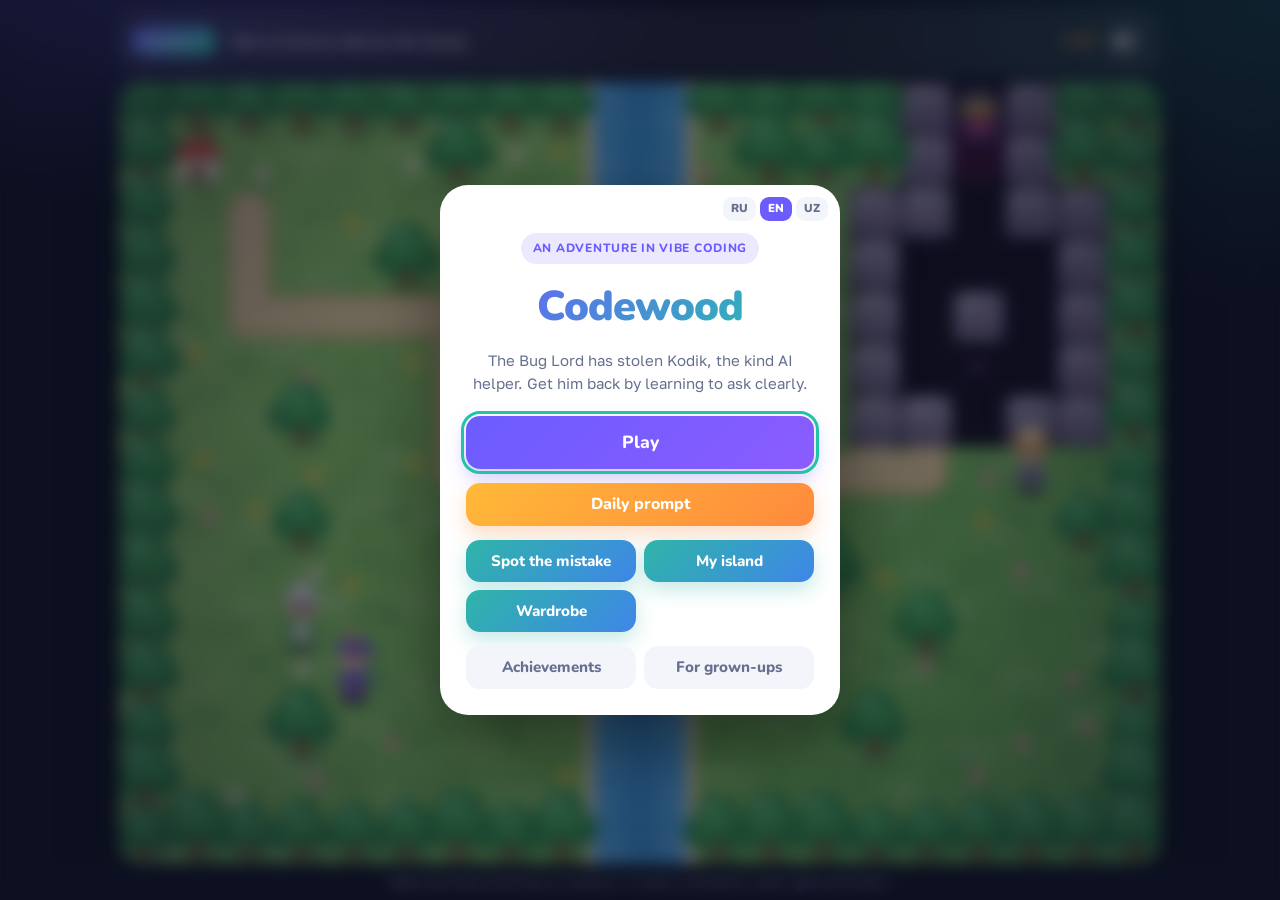
<file: index.html>
<!doctype html>
<html lang="ru">
<head>
  <meta charset="utf-8">
  <meta name="viewport" content="width=device-width, initial-scale=1, maximum-scale=1, user-scalable=no, viewport-fit=cover">
  <title>Кодолесье</title>
  <link rel="stylesheet" href="css/fonts.css">
  <link rel="stylesheet" href="css/style.css">
</head>
<body>
<div class="wrap">
  <div class="goal paper"><small id="chap"></small><span id="goal"></span>
    <button class="exit" id="island-exit" data-i18n="exit" hidden></button>
    <b class="stars" id="stars" data-i18n-title="starsTitle">★ 0</b>
    <button class="snd" id="snd" aria-label="Выключить звук">
      <svg viewBox="0 0 24 24" width="22" height="22" fill="none" stroke="currentColor" stroke-width="2" stroke-linecap="round" stroke-linejoin="round" aria-hidden="true">
        <path d="M11 5 6 9H3v6h3l5 4z" fill="currentColor"/>
        <path class="wave" d="M15.5 8.5a5 5 0 0 1 0 7M18.5 5.5a9 9 0 0 1 0 13"/>
        <path class="mute" d="m16 9 6 6m0-6-6 6"/>
      </svg>
    </button></div>
  <div class="stage" id="stage"><canvas id="cv" width="960" height="720" data-i18n-aria="world"></canvas></div>
  <div class="pad" id="pad">
    <button class="u" data-d="0,-1" data-i18n-aria="up">▲</button>
    <button class="l" data-d="-1,0" data-i18n-aria="left">◀</button>
    <button class="r" data-d="1,0" data-i18n-aria="right">▶</button>
    <button class="d" data-d="0,1" data-i18n-aria="down">▼</button>
  </div>
  <p class="help" data-i18n="help"></p>
</div>

<div class="title" id="title" hidden>
  <div class="title-card">
    <div class="lang" role="group" data-i18n-aria="language">
      <button data-lang="ru">RU</button><button data-lang="en">EN</button><button data-lang="uz">UZ</button>
    </div>
    <p class="kicker" data-i18n="kicker"></p>
    <h1 data-i18n="game"></h1>
    <p data-i18n="tagline"></p>
    <p class="t-stars" id="t-stars" hidden></p>
    <button id="t-play"></button>
    <button class="daily" id="t-daily"></button>
    <div class="t-games">
      <button id="t-hunt" data-i18n="hunt"></button>
      <button id="t-boss" data-i18n="bosses" hidden></button>
      <button id="t-island" data-i18n="island"></button>
      <button id="t-wardrobe" data-i18n="wardrobe"></button>
    </div>
    <div class="t-row">
      <button class="ghost" id="t-chapters" data-i18n="chapters" hidden></button>
      <button class="ghost" id="t-notes" data-i18n="notes" hidden></button>
      <button class="ghost" id="t-top" data-i18n="top" hidden></button>
      <button class="ghost" id="t-ach" data-i18n="achievements"></button>
      <button class="ghost" id="t-parents" data-i18n="parents"></button>
    </div>
  </div>
</div>
<div class="sheet" id="sheet" hidden><div id="sheet-body"></div></div>
<div class="overlay" id="overlay" hidden><div class="modal" id="modal"></div></div>
<div class="toast" id="toast" hidden></div>

<script src="js/audio.js"></script>
<script src="js/world.js"></script>
<script src="js/quests.js"></script>
<script src="js/lang/en.js"></script>
<script src="js/lang/uz.js"></script>
<script src="js/i18n.js"></script>
<script src="js/platform.js"></script>
<script src="js/game.js"></script>
</body>
</html>
</file>
<file: css/fonts.css>
/* Шрифты Nunito и Golos Text (лицензия SIL OFL 1.1) лежат в архиве игры: внешние запросы не нужны. */
@font-face {
  font-family: 'Golos Text';
  font-style: normal;
  font-weight: 400;
  font-display: swap;
  src: url(../fonts/golos-text-cyrillic.woff2) format('woff2');
  unicode-range: U+0301, U+0400-045F, U+0490-0491, U+04B0-04B1, U+2116;
}
@font-face {
  font-family: 'Golos Text';
  font-style: normal;
  font-weight: 400;
  font-display: swap;
  src: url(../fonts/golos-text-latin.woff2) format('woff2');
  unicode-range: U+0000-00FF, U+0131, U+0152-0153, U+02BB-02BC, U+02C6, U+02DA, U+02DC, U+0304, U+0308, U+0329, U+2000-206F, U+20AC, U+2122, U+2191, U+2193, U+2212, U+2215, U+FEFF, U+FFFD;
}
@font-face {
  font-family: 'Golos Text';
  font-style: normal;
  font-weight: 500;
  font-display: swap;
  src: url(../fonts/golos-text-cyrillic.woff2) format('woff2');
  unicode-range: U+0301, U+0400-045F, U+0490-0491, U+04B0-04B1, U+2116;
}
@font-face {
  font-family: 'Golos Text';
  font-style: normal;
  font-weight: 500;
  font-display: swap;
  src: url(../fonts/golos-text-latin.woff2) format('woff2');
  unicode-range: U+0000-00FF, U+0131, U+0152-0153, U+02BB-02BC, U+02C6, U+02DA, U+02DC, U+0304, U+0308, U+0329, U+2000-206F, U+20AC, U+2122, U+2191, U+2193, U+2212, U+2215, U+FEFF, U+FFFD;
}
@font-face {
  font-family: 'Golos Text';
  font-style: normal;
  font-weight: 600;
  font-display: swap;
  src: url(../fonts/golos-text-cyrillic.woff2) format('woff2');
  unicode-range: U+0301, U+0400-045F, U+0490-0491, U+04B0-04B1, U+2116;
}
@font-face {
  font-family: 'Golos Text';
  font-style: normal;
  font-weight: 600;
  font-display: swap;
  src: url(../fonts/golos-text-latin.woff2) format('woff2');
  unicode-range: U+0000-00FF, U+0131, U+0152-0153, U+02BB-02BC, U+02C6, U+02DA, U+02DC, U+0304, U+0308, U+0329, U+2000-206F, U+20AC, U+2122, U+2191, U+2193, U+2212, U+2215, U+FEFF, U+FFFD;
}
@font-face {
  font-family: 'Golos Text';
  font-style: normal;
  font-weight: 700;
  font-display: swap;
  src: url(../fonts/golos-text-cyrillic.woff2) format('woff2');
  unicode-range: U+0301, U+0400-045F, U+0490-0491, U+04B0-04B1, U+2116;
}
@font-face {
  font-family: 'Golos Text';
  font-style: normal;
  font-weight: 700;
  font-display: swap;
  src: url(../fonts/golos-text-latin.woff2) format('woff2');
  unicode-range: U+0000-00FF, U+0131, U+0152-0153, U+02BB-02BC, U+02C6, U+02DA, U+02DC, U+0304, U+0308, U+0329, U+2000-206F, U+20AC, U+2122, U+2191, U+2193, U+2212, U+2215, U+FEFF, U+FFFD;
}
@font-face {
  font-family: 'Nunito';
  font-style: normal;
  font-weight: 700;
  font-display: swap;
  src: url(../fonts/nunito-cyrillic.woff2) format('woff2');
  unicode-range: U+0301, U+0400-045F, U+0490-0491, U+04B0-04B1, U+2116;
}
@font-face {
  font-family: 'Nunito';
  font-style: normal;
  font-weight: 700;
  font-display: swap;
  src: url(../fonts/nunito-latin.woff2) format('woff2');
  unicode-range: U+0000-00FF, U+0131, U+0152-0153, U+02BB-02BC, U+02C6, U+02DA, U+02DC, U+0304, U+0308, U+0329, U+2000-206F, U+20AC, U+2122, U+2191, U+2193, U+2212, U+2215, U+FEFF, U+FFFD;
}
@font-face {
  font-family: 'Nunito';
  font-style: normal;
  font-weight: 800;
  font-display: swap;
  src: url(../fonts/nunito-cyrillic.woff2) format('woff2');
  unicode-range: U+0301, U+0400-045F, U+0490-0491, U+04B0-04B1, U+2116;
}
@font-face {
  font-family: 'Nunito';
  font-style: normal;
  font-weight: 800;
  font-display: swap;
  src: url(../fonts/nunito-latin.woff2) format('woff2');
  unicode-range: U+0000-00FF, U+0131, U+0152-0153, U+02BB-02BC, U+02C6, U+02DA, U+02DC, U+0304, U+0308, U+0329, U+2000-206F, U+20AC, U+2122, U+2191, U+2193, U+2212, U+2215, U+FEFF, U+FFFD;
}
@font-face {
  font-family: 'Nunito';
  font-style: normal;
  font-weight: 900;
  font-display: swap;
  src: url(../fonts/nunito-cyrillic.woff2) format('woff2');
  unicode-range: U+0301, U+0400-045F, U+0490-0491, U+04B0-04B1, U+2116;
}
@font-face {
  font-family: 'Nunito';
  font-style: normal;
  font-weight: 900;
  font-display: swap;
  src: url(../fonts/nunito-latin.woff2) format('woff2');
  unicode-range: U+0000-00FF, U+0131, U+0152-0153, U+02BB-02BC, U+02C6, U+02DA, U+02DC, U+0304, U+0308, U+0329, U+2000-206F, U+20AC, U+2122, U+2191, U+2193, U+2212, U+2215, U+FEFF, U+FFFD;
}
</file>
<file: css/style.css>
/* Современный мягкий стиль: тёмная сцена вокруг яркого мира, светлые карточки со скруглениями и градиентные кнопки. */
:root {
  color-scheme: dark;
  --bg: #0f1424;
  --bg-2: #1d2541;
  --card: #ffffff;
  --card-2: #f3f5fb;
  --line: #e3e7f2;
  --ink: #1d2340;
  --ink-soft: #66708f;
  --brand: #6c5cff;
  --brand-2: #22c4a8;
  --brand-soft: #ece9ff;
  --gold: #ffb938;
  --gold-2: #ff8a3d;
  --bad: #ef4f6b;
  --bad-soft: #fde8ec;
  --ok-soft: #e3f8f2;
  --head: "Nunito", system-ui, sans-serif;
  --body: "Golos Text", system-ui, sans-serif;
  --shadow: 0 10px 30px rgba(20, 24, 60, .18), 0 2px 6px rgba(20, 24, 60, .08);
}
* { box-sizing: border-box; }
[hidden] { display: none !important; }
html, body { height: 100%; margin: 0; overflow: hidden; overscroll-behavior: none; }
body {
  background:
    radial-gradient(900px 500px at 15% -10%, rgba(108, 92, 255, .35), transparent 60%),
    radial-gradient(800px 500px at 100% 0%, rgba(34, 196, 168, .22), transparent 60%),
    var(--bg);
  background-attachment: fixed;
  color: #eef1ff; font-family: var(--body); font-size: 15px;
  padding: max(10px, env(safe-area-inset-top, 0px)) max(10px, env(safe-area-inset-right, 0px)) max(10px, env(safe-area-inset-bottom, 0px)) max(10px, env(safe-area-inset-left, 0px));
  -webkit-tap-highlight-color: transparent;
  /* Требование Яндекс Игр: долгое нажатие не выделяет текст и не открывает меню. */
  user-select: none; -webkit-user-select: none; -webkit-touch-callout: none; touch-action: manipulation;
}
/* Игра всегда целиком помещается в окно: прокрутки страницы нет, холст подгоняется скриптом. */
.wrap { height: 100%; margin: 0 auto; display: flex; flex-direction: column; gap: 10px; align-items: center; }
.wrap > .goal { width: 100%; }
.stage { flex: 1; min-height: 0; width: 100%; display: grid; place-items: center; position: relative; overflow: hidden; }

/* Цель — «стеклянная» плашка */
.goal {
  display: flex; gap: 12px; align-items: center; padding: 10px 16px 10px 10px;
  background: rgba(255, 255, 255, .08); border: 1px solid rgba(255, 255, 255, .14);
  border-radius: 18px; backdrop-filter: blur(10px);
}
.goal small {
  font-family: var(--head); font-weight: 900; font-size: .72rem; letter-spacing: .08em; color: #fff;
  background: linear-gradient(135deg, var(--brand), var(--brand-2)); padding: 7px 12px; border-radius: 999px; white-space: nowrap;
}
.goal span { line-height: 1.4; min-width: 0; font-weight: 500; flex: 1; }
.snd {
  flex: none; width: 40px; height: 40px; padding: 0; display: grid; place-items: center; border-radius: 50%;
  background: rgba(255, 255, 255, .1); color: #fff; box-shadow: none;
}
.snd:hover { background: rgba(255, 255, 255, .18); }
.snd .mute { display: none; }
.snd.off { color: #9aa3c7; }
.snd.off .mute { display: inline; }
.snd.off .wave { display: none; }

canvas#cv {
  display: block; width: 320px; height: 240px; /* точный размер задаёт fit() в game.js */
  border-radius: 22px; box-shadow: 0 0 0 1px rgba(255, 255, 255, .1), 0 24px 60px rgba(0, 0, 0, .45);
  background: #2d6b3a; touch-action: none;
}

.pad { display: grid; grid-template-columns: repeat(3, 60px); grid-template-rows: repeat(3, 60px); gap: 6px; justify-content: center; user-select: none; margin-top: 4px; }
.pad button {
  font-size: 1.1rem; padding: 0; border-radius: 18px; color: #fff;
  background: rgba(255, 255, 255, .1); border: 1px solid rgba(255, 255, 255, .18); box-shadow: none; backdrop-filter: blur(8px);
}
.pad button:active { background: rgba(255, 255, 255, .22); }
.pad .u { grid-column: 2; grid-row: 1; } .pad .l { grid-column: 1; grid-row: 2; }
.pad .r { grid-column: 3; grid-row: 2; } .pad .d { grid-column: 2; grid-row: 3; }
.help { text-align: center; color: #9aa3c7; font-size: .85rem; margin: 0; }
.pad { display: none; }
.stars { flex: none; font-family: var(--head); font-weight: 900; color: var(--gold); font-size: 1rem; white-space: nowrap; }
/* Кнопки-стрелки только на сенсорных экранах. В альбомной ориентации они лежат поверх мира слева внизу. */
@media (hover: none) and (pointer: coarse) {
  .pad { display: grid; }
  .help { display: none; }
}
@media (hover: none) and (pointer: coarse) and (orientation: landscape) {
  .wrap { gap: 6px; }
  .pad { position: fixed; left: max(10px, env(safe-area-inset-left, 0px)); bottom: 10px; z-index: 5; margin: 0; opacity: .85; }
}
@media (max-width: 480px) { .goal { gap: 8px; padding: 8px 10px 8px 8px; } .goal span { font-size: .88rem; } .goal small { padding: 6px 9px; font-size: .66rem; } .snd { width: 34px; height: 34px; } }
@media (max-height: 520px) { .help, .title-card .kicker, .title-card h1 + p { display: none; } .help { display: none; } .goal { padding-top: 6px; padding-bottom: 6px; } }

button {
  font-family: var(--head); font-weight: 800; font-size: 1rem; line-height: 1.2; border: 0; cursor: pointer; border-radius: 14px;
  padding: 13px 18px; color: #fff; background: linear-gradient(135deg, var(--brand), #8b5cff);
  box-shadow: 0 8px 20px rgba(108, 92, 255, .35); transition: transform .12s, box-shadow .12s, filter .12s;
}
button:hover { filter: brightness(1.06); }
button:active { transform: scale(.97); }
button:focus-visible { outline: 3px solid var(--brand-2); outline-offset: 2px; }
button:disabled { opacity: .4; cursor: default; box-shadow: none; filter: none; }
button:disabled:active { transform: none; }
button.ad { background: linear-gradient(135deg, var(--gold), var(--gold-2)); box-shadow: 0 8px 20px rgba(255, 138, 61, .3); }
button.ad::before { content: "▶ "; font-size: .8em; }
button.ghost { background: var(--card-2); color: var(--ink-soft); box-shadow: none; }

/* Титульный экран */
.title { position: fixed; inset: 0; z-index: 30; display: grid; place-items: center; padding: 16px; background: rgba(12, 14, 30, .55); backdrop-filter: blur(8px); }
.title-card {
  max-height: 100%; overflow-y: auto; position: relative; padding-top: 48px !important;
  max-width: 400px; width: 100%; text-align: center; display: flex; flex-direction: column; gap: 14px; padding: 32px 26px 26px;
  background: var(--card); color: var(--ink); border-radius: 28px; box-shadow: 0 30px 80px rgba(0, 0, 0, .45);
  animation: pop .3s ease-out;
}
.title-card h1 {
  font-family: var(--head); font-weight: 900; font-size: 2.6rem; margin: 0; letter-spacing: -.02em;
  background: linear-gradient(135deg, var(--brand), var(--brand-2)); -webkit-background-clip: text; background-clip: text; color: transparent;
}
.title-card .kicker {
  align-self: center; font-family: var(--head); font-weight: 800; font-size: .75rem; letter-spacing: .06em; text-transform: uppercase;
  color: var(--brand); background: var(--brand-soft); padding: 6px 12px; border-radius: 999px; margin: 0;
}
.title-card p { margin: 0; line-height: 1.55; color: var(--ink-soft); }
.title-card button { font-size: 1.1rem; padding: 16px; margin-top: 6px; }
.title-card .t-row { display: flex; gap: 8px; flex-wrap: wrap; justify-content: center; }
.title-card .t-row button { flex: 1; font-size: .95rem; padding: 12px 10px; margin: 0; min-width: 100px; }
.t-stars { font-family: var(--head); font-weight: 900; color: var(--gold-2) !important; font-size: 1.05rem; }
.chapters { display: flex; flex-direction: column; gap: 8px; text-align: left; }
.chapters button { display: flex; justify-content: space-between; align-items: center; gap: 10px; background: var(--card-2); color: var(--ink); box-shadow: none; font-size: 1rem; }
.chapters button.cur { background: var(--brand-soft); color: #3b2fc9; }
.chapters button span { color: var(--gold-2); white-space: nowrap; }
.top { list-style: none; margin: 0; padding: 0; text-align: left; display: flex; flex-direction: column; gap: 4px; }
.top li { display: flex; gap: 10px; padding: 8px 12px; border-radius: 12px; background: var(--card-2); }
.top li.me { background: var(--brand-soft); font-weight: 700; }
.top li b { width: 28px; color: var(--ink-soft); }
.top li span { flex: 1; min-width: 0; overflow: hidden; text-overflow: ellipsis; white-space: nowrap; }
.big-stars { font-size: 2.2rem; letter-spacing: .1em; color: var(--gold); line-height: 1; }
.big-stars i { font-style: normal; color: #dfe3ee; }

/* Нижняя панель: диалоги и сборка промта */
.sheet {
  position: fixed; left: 0; right: 0; bottom: 0; z-index: 10; display: flex; justify-content: center;
  padding: 0 max(12px, env(safe-area-inset-right, 0px)) calc(12px + env(safe-area-inset-bottom, 0px)) max(12px, env(safe-area-inset-left, 0px));
}
#sheet-body {
  width: 100%; max-width: 720px; padding: 16px 18px;
  background: var(--card); color: var(--ink); border-radius: 24px;
  box-shadow: 0 -10px 50px rgba(0, 0, 0, .35);
  animation: rise .22s ease-out;
}
@keyframes rise { from { transform: translateY(20px); opacity: 0; } }
.talk { cursor: pointer; display: flex; gap: 14px; align-items: flex-start; }
.talk:focus-visible { outline: none; }
.face {
  width: 68px; height: 68px; flex: none; border-radius: 20px;
  background: linear-gradient(160deg, #eef0ff, #dff6f0);
}
.talk-text { display: flex; flex-direction: column; gap: 4px; min-width: 0; flex: 1; }
.talk b { font-family: var(--head); font-size: .95rem; font-weight: 900; color: var(--brand); }
.talk p { margin: 0; font-size: 1.05rem; line-height: 1.55; }
.talk i { font-style: normal; color: var(--ink-soft); font-size: .8rem; text-align: right; }

.builder { display: flex; flex-direction: column; gap: 14px; max-height: 78vh; overflow-y: auto; }
.builder h3 { font-family: var(--head); font-weight: 900; font-size: 1.2rem; margin: 0; }
.slot { display: flex; flex-direction: column; gap: 8px; }
.slot small { color: var(--ink-soft); font-size: .75rem; font-weight: 700; text-transform: uppercase; letter-spacing: .06em; }
.cards { display: flex; flex-wrap: wrap; gap: 8px; }
.card {
  font-family: var(--body); font-size: .95rem; font-weight: 500; padding: 10px 14px; border-radius: 12px;
  background: var(--card-2); color: var(--ink); border: 2px solid transparent; box-shadow: none;
}
.card:hover { border-color: var(--line); filter: none; }
.card.on { border-color: var(--brand); background: var(--brand-soft); color: #3b2fc9; }
.card.hint { border-color: var(--gold); border-style: dashed; }
.preview { background: var(--card-2); border-radius: 14px; padding: 14px; line-height: 1.55; }
.preview em { font-style: normal; color: var(--brand); font-weight: 700; }
.preview .gap { color: #a3aac4; }
.result { border-radius: 14px; padding: 12px 14px; line-height: 1.5; background: var(--bad-soft); color: #8a1f33; border-left: 4px solid var(--bad); }
.row { display: flex; gap: 8px; flex-wrap: wrap; }
.row .grow { flex: 1; min-width: 160px; }

/* Окна */
.overlay { position: fixed; inset: 0; background: rgba(10, 12, 28, .6); backdrop-filter: blur(6px); display: grid; place-items: center; z-index: 20; padding: 16px; }
.modal {
  max-height: 100%; overflow-y: auto;
  max-width: 400px; width: 100%; display: flex; flex-direction: column; gap: 14px; text-align: center; padding: 28px 22px 22px;
  background: var(--card); color: var(--ink); border-radius: 28px; box-shadow: 0 30px 80px rgba(0, 0, 0, .45);
  animation: pop .25s ease-out;
}
@keyframes pop { from { transform: scale(.92); opacity: 0; } }
.modal h2 { font-family: var(--head); font-weight: 900; font-size: 1.6rem; margin: 0; color: var(--ink); }
.modal p { margin: 0; color: var(--ink-soft); line-height: 1.55; }
.modal .lesson { text-align: left; background: var(--ok-soft); border-radius: 16px; padding: 14px; line-height: 1.55; }
.notes { text-align: left; margin: 0; padding: 0 0 0 20px; max-height: 55vh; overflow-y: auto; display: flex; flex-direction: column; gap: 8px; line-height: 1.45; font-size: .92rem; }
.notes b { color: var(--brand); }
.adbox { background: #11142a; color: #fff; border-radius: 18px; padding: 30px 12px; font-family: var(--head); font-weight: 700; line-height: 1.6; }
.adbox b { display: block; font-size: 2.4rem; color: var(--gold); font-weight: 900; }

@media (prefers-reduced-motion: reduce) {
  *, *::before, *::after { animation-duration: .01s !important; transition-duration: .01s !important; }
}

/* Выбор языка, «Промт дня», достижения, раздел для взрослых, всплывающее уведомление */
.lang { position: absolute; top: 12px; right: 12px; display: flex; gap: 4px; }
.title-card .lang button { margin: 0; padding: 5px 8px; font-size: .72rem; border-radius: 9px; background: var(--card-2); color: var(--ink-soft); box-shadow: none; font-family: var(--head); font-weight: 900; }
.title-card .lang button.on { background: var(--brand); color: #fff; }
.title-card button.daily { margin-top: 0; padding: 12px; font-size: 1rem; background: linear-gradient(135deg, var(--gold), var(--gold-2)); box-shadow: 0 8px 20px rgba(255, 138, 61, .3); }
.title-card button.daily.done { background: var(--ok-soft); color: #1d7a62; box-shadow: none; }
.streak { font-family: var(--head); font-weight: 800; color: var(--gold-2) !important; }
.ach { list-style: none; margin: 0; padding: 0; display: flex; flex-direction: column; gap: 6px; text-align: left; }
.ach li { display: flex; gap: 10px; align-items: center; padding: 8px 12px; border-radius: 12px; background: var(--card-2); opacity: .55; }
.ach li.on { opacity: 1; background: #fff6e0; }
.ach li span { font-size: 1.4rem; }
.ach li b { display: block; font-family: var(--head); }
.ach li small { color: var(--ink-soft); }
.parents { text-align: left; display: flex; flex-direction: column; gap: 6px; line-height: 1.5; font-size: .92rem; }
.parents h3 { font-family: var(--head); font-weight: 900; color: var(--brand); margin: 10px 0 0; font-size: 1rem; }
.parents ul { margin: 0; padding-left: 20px; color: var(--ink-soft); }
.toast {
  position: fixed; top: 16px; left: 50%; transform: translateX(-50%); z-index: 40; display: flex; flex-direction: column; align-items: center;
  background: var(--card); color: var(--ink); padding: 10px 18px; border-radius: 16px; box-shadow: var(--shadow); animation: rise .25s ease-out; text-align: center;
}
.toast small { color: var(--ink-soft); font-size: .75rem; }
.toast b { font-family: var(--head); }

/* Мини-игры, гардероб, альбом, свой остров */
.title-card .t-games { display: grid; grid-template-columns: 1fr 1fr; gap: 8px; }
.title-card .t-games button { margin: 0; padding: 12px 8px; font-size: .95rem; background: linear-gradient(135deg, #2fb5a8, #3f86e8); box-shadow: 0 8px 20px rgba(47, 181, 168, .28); }
.title-card .t-games button[hidden] { display: none; }
.goal .exit { flex: none; padding: 8px 14px; font-size: .9rem; border-radius: 12px; }
.modal.wide { max-width: 640px; }
.wr-preview { display: flex; justify-content: center; gap: 12px; }
.wr-preview canvas { width: 96px; height: 96px; border-radius: 22px; background: linear-gradient(160deg, #eef0ff, #dff6f0); }
.tabs { display: flex; gap: 6px; background: var(--card-2); padding: 4px; border-radius: 14px; }
.tabs button { flex: 1; padding: 9px 6px; font-size: .9rem; background: none; color: var(--ink-soft); box-shadow: none; border-radius: 11px; }
.tabs button.on { background: var(--card); color: var(--brand); box-shadow: 0 2px 8px rgba(0, 0, 0, .08); }
.items { display: grid; grid-template-columns: repeat(auto-fill, minmax(110px, 1fr)); gap: 8px; }
.item { display: flex; flex-direction: column; align-items: center; gap: 4px; padding: 10px 6px; font-size: .88rem; background: var(--card-2); color: var(--ink); box-shadow: none; border: 2px solid transparent; }
.item.on { border-color: var(--brand); background: var(--brand-soft); }
.item.locked { opacity: .5; }
.item.ad-item small { color: var(--gold-2); }
.item small { font-size: .72rem; color: var(--ink-soft); }
.sw { width: 22px; height: 22px; border-radius: 50%; box-shadow: inset 0 0 0 2px rgba(255, 255, 255, .6); }
.wr-hint { font-size: .85rem; }
.hunt-top { display: flex; justify-content: space-between; font-family: var(--head); font-weight: 900; font-size: 1.1rem; }
.hunt-top span { color: var(--gold-2); }
.timer { height: 10px; border-radius: 99px; background: var(--card-2); overflow: hidden; }
.timer i { display: block; height: 100%; background: linear-gradient(90deg, var(--gold), var(--brand)); transition: width .1s linear; }
.hunt-task { font-weight: 700; }
.hunt-q { text-align: left; background: var(--card-2); border-radius: 16px; padding: 12px 14px; }
.hunt-q small { display: block; color: var(--ink-soft); font-size: .75rem; font-weight: 700; text-transform: uppercase; letter-spacing: .05em; margin-bottom: 6px; }
.hunt-q p { margin: 0; line-height: 2.1; color: var(--ink) !important; }
.frag { display: inline; padding: 4px 9px; margin: 0 1px; font-family: var(--body); font-weight: 600; font-size: .95rem; border-radius: 10px; background: var(--card); color: var(--brand); box-shadow: 0 0 0 2px var(--brand-soft); line-height: 1.5; }
.frag:disabled { opacity: 1; }
.frag.bad { background: var(--bad-soft); color: #8a1f33; box-shadow: 0 0 0 2px var(--bad); }
.frag.miss { box-shadow: 0 0 0 2px #a3aac4; color: var(--ink-soft); }
.big-num { font-family: var(--head); font-weight: 900; font-size: 3.4rem; color: var(--brand); line-height: 1; }
.bosses { display: flex; flex-direction: column; gap: 8px; text-align: left; }
.bosses button { display: flex; align-items: center; gap: 10px; padding: 8px 12px; background: var(--card-2); color: var(--ink); box-shadow: none; }
.bosses canvas { width: 48px; height: 48px; border-radius: 14px; background: linear-gradient(160deg, #f1e9ff, #ffe9ef); flex: none; }
.bosses span { flex: 1; display: flex; flex-direction: column; }
.bosses small { color: var(--ink-soft); font-weight: 600; font-size: .78rem; }
.bosses em { font-style: normal; font-size: 1.3rem; }
.boss-head { display: flex; align-items: center; gap: 14px; text-align: left; }
.boss-head canvas { width: 84px; height: 84px; border-radius: 20px; background: linear-gradient(160deg, #f1e9ff, #ffe9ef); }
.boss-head b { font-family: var(--head); font-size: 1.1rem; }
.hp { font-size: 1.05rem; letter-spacing: .08em; color: #e2475b; }
.hp i { font-style: normal; color: #dfe3ee; }
.boss-hp { color: #6a3fb8; }
.shake { animation: shake .4s; }
@keyframes shake { 20% { transform: translateX(-6px) rotate(-4deg); } 40% { transform: translateX(6px) rotate(4deg); } 60% { transform: translateX(-4px); } 80% { transform: translateX(3px); } }
.album { display: grid; grid-template-columns: repeat(auto-fill, minmax(104px, 1fr)); gap: 8px; max-height: 58vh; overflow-y: auto; padding: 4px; }
.acard { display: flex; flex-direction: column; align-items: center; gap: 3px; padding: 8px 6px; border-radius: 16px; background: var(--card-2); color: var(--ink); box-shadow: none; border: 3px solid transparent; font-size: .8rem; line-height: 1.25; min-height: 120px; justify-content: center; }
.acard canvas { width: 56px; height: 56px; border-radius: 14px; background: linear-gradient(160deg, #eef0ff, #dff6f0); }
.acard b { font-family: var(--head); font-weight: 800; }
.acard small { color: var(--gold); letter-spacing: .05em; }
.acard small i { font-style: normal; color: #dfe3ee; }
.acard.gold { border-color: var(--gold); background: #fff6e0; }
.acard.locked span { font-family: var(--head); font-size: 2rem; font-weight: 900; color: #c3c8da; }
.acard.big { min-height: 0; padding: 14px; }
.acard.big canvas { width: 104px; height: 104px; border-radius: 24px; }
.acard.big b { font-size: 1.2rem; }
.acard.big small { color: var(--ink-soft); font-size: .9rem; }
.modal .result { text-align: left; }
</file>
